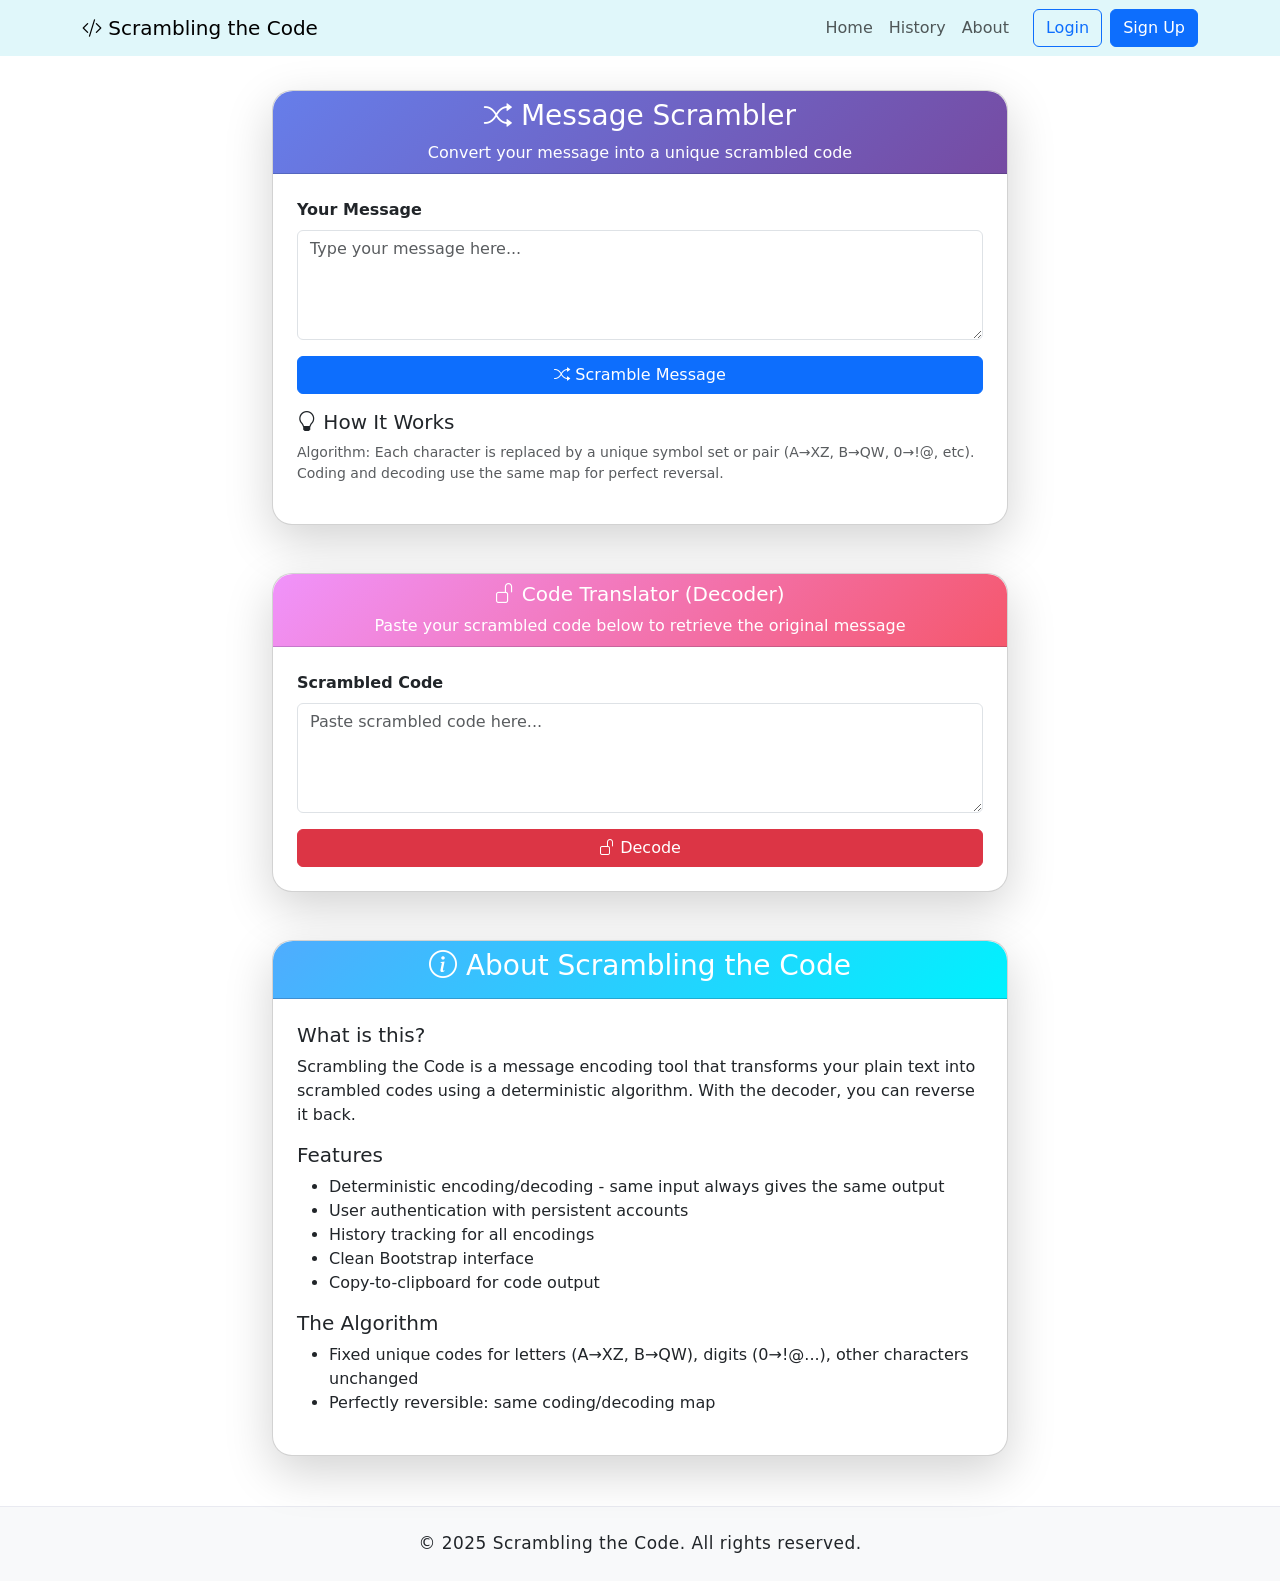
<file: index.html>
<!DOCTYPE html>
<html lang="en">
<head>
  <meta charset="utf-8">
  <meta name="viewport" content="width=device-width, initial-scale=1">
  <title>Scrambling the Code</title>
  <!-- Bootstrap CSS -->
  <link href="https://cdn.jsdelivr.net/npm/bootstrap@5.3.8/dist/css/bootstrap.min.css" rel="stylesheet">
  <!-- Custom Styles -->
  <link rel="stylesheet" href="css/custom.css">
  <!-- Bootstrap Icons -->
  <link rel="stylesheet" href="https://cdn.jsdelivr.net/npm/bootstrap-icons@1.10.0/font/bootstrap-icons.css">
</head>
<body>
  <nav class="navbar navbar-expand-lg navbar-light fixed-top">
    <div class="container">
      <a class="navbar-brand" href="#" id="brandLink"><i class="bi bi-code-slash"></i> Scrambling the Code</a>
      <button class="navbar-toggler" type="button" data-bs-toggle="collapse" data-bs-target="#navbarNav">
        <span class="navbar-toggler-icon"></span>
      </button>
      <div class="collapse navbar-collapse" id="navbarNav">
        <ul class="navbar-nav ms-auto" id="navbarLinks">
          <li class="nav-item"><a class="nav-link" href="#" id="homeLink">Home</a></li>
          <li class="nav-item"><a class="nav-link" href="#" id="historyLink">History</a></li>
          <li class="nav-item"><a class="nav-link" href="#about">About</a></li>
        </ul>
        <div class="d-flex ms-lg-3">
          <a href="login.html" class="btn btn-outline-primary me-2" id="loginBtn">Login</a>
          <a href="signup.html" class="btn btn-primary" id="signupBtn">Sign Up</a>
        </div>
      </div>
    </div>
  </nav>
  <div class="container main-container" style="margin-top:90px;margin-bottom:50px;">
    <div class="row justify-content-center">
      <div class="col-lg-8">
        <div class="card shadow-lg" style="border-radius:20px;">
          <div class="card-header text-center" style="border-radius:20px 20px 0 0;background:linear-gradient(135deg,#667eea 0%,#764ba2 100%);color:white;">
            <h3><i class="bi bi-shuffle"></i> Message Scrambler</h3>
            <p class="mb-0">Convert your message into a unique scrambled code</p>
          </div>
          <div class="card-body p-4">
            <form id="encodeForm">
              <div class="mb-3">
                <label for="userMessage" class="form-label fw-bold">Your Message</label>
                <textarea class="form-control" id="userMessage" rows="4" placeholder="Type your message here..."></textarea>
              </div>
              <button type="submit" class="btn btn-primary w-100"><i class="bi bi-shuffle"></i> Scramble Message</button>
            </form>
            <div id="outputArea" class="mt-4" style="display:none;">
              <h5 class="text-success">Scrambled Code:</h5>
              <div class="alert alert-success position-relative" id="outputText"></div>
              <button class="btn btn-secondary w-100" id="copyBtn"><i class="bi bi-clipboard"></i> Copy to Clipboard</button>
            </div>
            <div class="mt-3">
              <h5><i class="bi bi-lightbulb"></i> How It Works</h5>
              <p class="text-muted small">Algorithm: Each character is replaced by a unique symbol set or pair (A→XZ, B→QW, 0→!@, etc). Coding and decoding use the same map for perfect reversal.</p>
            </div>
          </div>
        </div>
      </div>
    </div>
    <div class="row justify-content-center mt-5">
      <div class="col-lg-8">
        <div class="card shadow-lg" style="border-radius:20px;">
          <div class="card-header text-center" style="border-radius:20px 20px 0 0;background:linear-gradient(135deg,#f093fb 0%,#f5576c 100%);color:white;">
            <h5><i class="bi bi-unlock"></i> Code Translator (Decoder)</h5>
            <p class="mb-0">Paste your scrambled code below to retrieve the original message</p>
          </div>
          <div class="card-body p-4">
            <form id="decodeForm">
              <div class="mb-3">
                <label for="scrambledCode" class="form-label fw-bold">Scrambled Code</label>
                <textarea class="form-control" id="scrambledCode" rows="4" placeholder="Paste scrambled code here..."></textarea>
              </div>
              <button type="submit" class="btn btn-danger w-100"><i class="bi bi-unlock"></i> Decode</button>
            </form>
            <div id="decodeOutputArea" class="mt-4" style="display:none;">
              <h5 class="text-info">Original Message:</h5>
              <div class="alert alert-info" id="decodeOutputText"></div>
            </div>
          </div>
        </div>
      </div>
    </div>
    <div class="row justify-content-center mt-5" id="about">
      <div class="col-lg-8">
        <div class="card shadow-lg" style="border-radius:20px;">
          <div class="card-header text-center" style="border-radius:20px 20px 0 0;background:linear-gradient(135deg,#4facfe 0%,#00f2fe 100%);color:white;">
            <h3><i class="bi bi-info-circle"></i> About Scrambling the Code</h3>
          </div>
          <div class="card-body p-4">
            <h5>What is this?</h5>
            <p>Scrambling the Code is a message encoding tool that transforms your plain text into scrambled codes using a deterministic algorithm. With the decoder, you can reverse it back.</p>
            <h5>Features</h5>
            <ul>
              <li>Deterministic encoding/decoding - same input always gives the same output</li>
              <li>User authentication with persistent accounts</li>
              <li>History tracking for all encodings</li>
              <li>Clean Bootstrap interface</li>
              <li>Copy-to-clipboard for code output</li>
            </ul>
            <h5>The Algorithm</h5>
            <ul>
              <li>Fixed unique codes for letters (A→XZ, B→QW), digits (0→!@...), other characters unchanged</li>
              <li>Perfectly reversible: same coding/decoding map</li>
            </ul>
          </div>
        </div>
      </div>
    </div>
  </div>
  <footer class="text-center py-4 bg-light mt-5">
    <p class="mb-0">© 2025 Scrambling the Code. All rights reserved.</p>
  </footer>
  <!-- Bootstrap Bundle JS -->
  <script src="https://cdn.jsdelivr.net/npm/bootstrap@5.3.8/dist/js/bootstrap.bundle.min.js"></script>
  <!-- Main Logic JS -->
  <script src="js/script.js"></script>
</body>
</html>
</file>
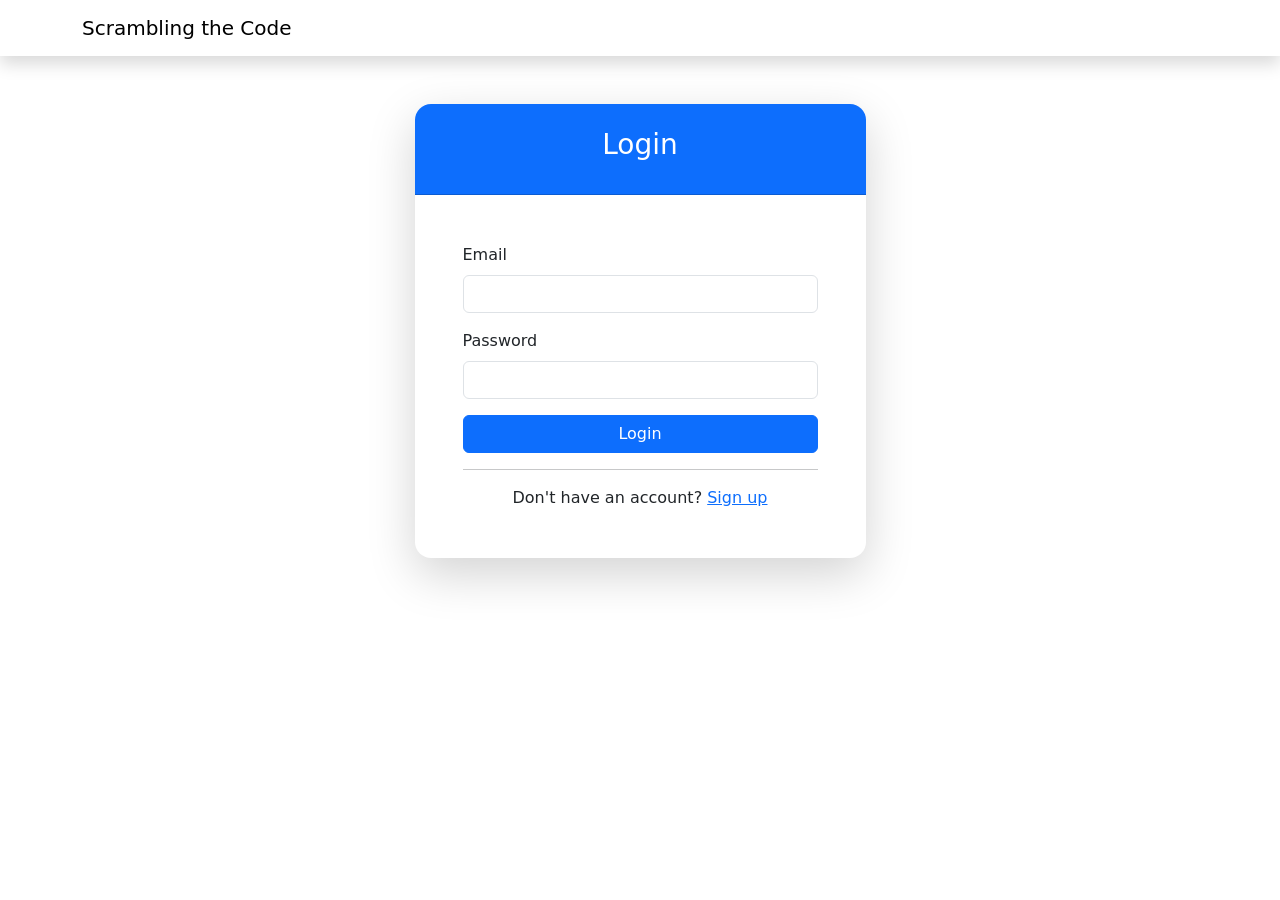
<file: login.html>
<!DOCTYPE html>
<html lang="en">
<head>
  <meta charset="UTF-8">
  <title>Login - Scrambling the Code</title>
  <link rel="stylesheet" href="css/custom.css">
  <link href="https://cdn.jsdelivr.net/npm/bootstrap@5.3.8/dist/css/bootstrap.min.css" rel="stylesheet">
</head>
<body>
  <nav class="navbar navbar-expand-lg navbar-light sticky-top bg-white shadow">
    <div class="container">
      <a class="navbar-brand" href="index.html"><i class="bi bi-code-slash"></i> Scrambling the Code</a>
    </div>
  </nav>
  <div class="container mt-5">
    <div class="row justify-content-center">
      <div class="col-md-5">
        <div class="card shadow-lg border-0 rounded-4">
          <div class="card-header bg-primary text-white text-center py-4 rounded-top-4">
            <h3>Login</h3>
          </div>
          <div class="card-body p-5">
            <form id="loginForm">
              <div class="mb-3">
                <label for="loginEmail" class="form-label">Email</label>
                <input type="email" class="form-control" id="loginEmail" required>
              </div>
              <div class="mb-3">
                <label for="loginPassword" class="form-label">Password</label>
                <input type="password" class="form-control" id="loginPassword" required>
              </div>
              <button type="submit" class="btn btn-primary w-100">Login</button>
            </form>
            <hr>
            <div class="text-center">Don't have an account? <a href="signup.html">Sign up</a></div>
            <div id="alertMessage" class="alert mt-3 d-none"></div>
          </div>
        </div>
      </div>
    </div>
  </div>
  <script src="js/auth.js"></script>
</body>
</html>
</file>
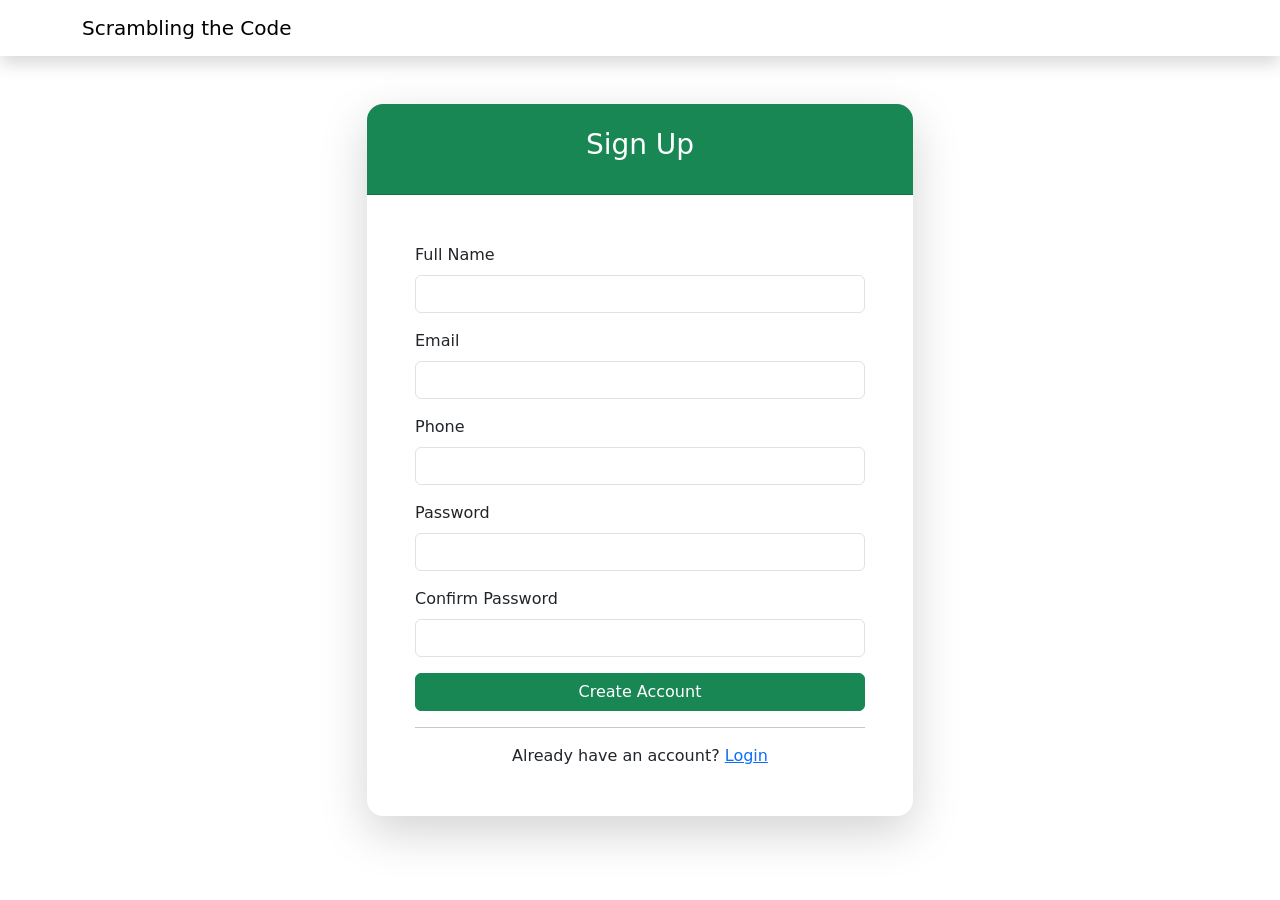
<file: signup.html>
<!DOCTYPE html>
<html lang="en">
<head>
  <meta charset="UTF-8">
  <title>Sign Up - Scrambling the Code</title>
  <link rel="stylesheet" href="css/custom.css">
  <link href="https://cdn.jsdelivr.net/npm/bootstrap@5.3.8/dist/css/bootstrap.min.css" rel="stylesheet">
</head>
<body>
  <nav class="navbar navbar-expand-lg navbar-light sticky-top bg-white shadow">
    <div class="container">
      <a class="navbar-brand" href="index.html"><i class="bi bi-code-slash"></i> Scrambling the Code</a>
    </div>
  </nav>
  <div class="container mt-5">
    <div class="row justify-content-center">
      <div class="col-md-6">
        <div class="card shadow-lg border-0 rounded-4">
          <div class="card-header bg-success text-white text-center py-4 rounded-top-4">
            <h3>Sign Up</h3>
          </div>
          <div class="card-body p-5">
            <form id="signupForm">
              <div class="mb-3">
                <label for="signupName" class="form-label">Full Name</label>
                <input type="text" class="form-control" id="signupName" required>
              </div>
              <div class="mb-3">
                <label for="signupEmail" class="form-label">Email</label>
                <input type="email" class="form-control" id="signupEmail" required>
              </div>
              <div class="mb-3">
                <label for="signupPhone" class="form-label">Phone</label>
                <input type="text" class="form-control" id="signupPhone" required>
              </div>
              <div class="mb-3">
                <label for="signupPassword" class="form-label">Password</label>
                <input type="password" class="form-control" id="signupPassword" required>
              </div>
              <div class="mb-3">
                <label for="signupConfirmPassword" class="form-label">Confirm Password</label>
                <input type="password" class="form-control" id="signupConfirmPassword" required>
              </div>
              <button type="submit" class="btn btn-success w-100">Create Account</button>
            </form>
            <hr>
            <div class="text-center">Already have an account? <a href="login.html">Login</a></div>
            <div id="alertMessage" class="alert mt-3 d-none"></div>
          </div>
        </div>
      </div>
    </div>
  </div>
  <script src="js/auth.js"></script>
</body>
</html>
</file>
<file: css/custom.css>
body {
  transition: all 0.25s;
}
.form-control:focus {
  border-color: #764ba2;
  box-shadow: 0 0 0 0.12rem rgba(118,75,162,0.07);
}
.code-output {
  background: #1e1b4b !important;
  color: #10b981 !important;
  font-family: 'Courier New', Courier, monospace;
  padding: 22px 18px;
  border-radius: 10px;
  font-size: 1.18rem;
  min-height: 54px;
  word-break: break-all;
  letter-spacing: 2px;
  margin-bottom: 12px;
}
.bg-light.text-dark {
  background: #f4f6fa!important;
  color: #111!important;
}
.copy-btn {
  cursor: pointer;
  transition: color 0.24s;
  margin-left: 8px;
}
.copy-btn:hover {
color: #764ba2;
}
.alert, #alertMessage {
  border-radius: 14px;
  font-size: 1.08rem;
}
footer {
  letter-spacing: .5px;
  border-top: 1px solid rgba(140,140,185,0.14);
  font-size: 1.06rem;
}
/* Give the background and cards a slight gradient shadow ring effect */
.container main-container > .row {
  filter: drop-shadow(0 10px 24px rgba(86,70,161,.10));
}

/* Navbar with light blue background */
.navbar {
  background: #e0f7fa !important;
}
</file>
